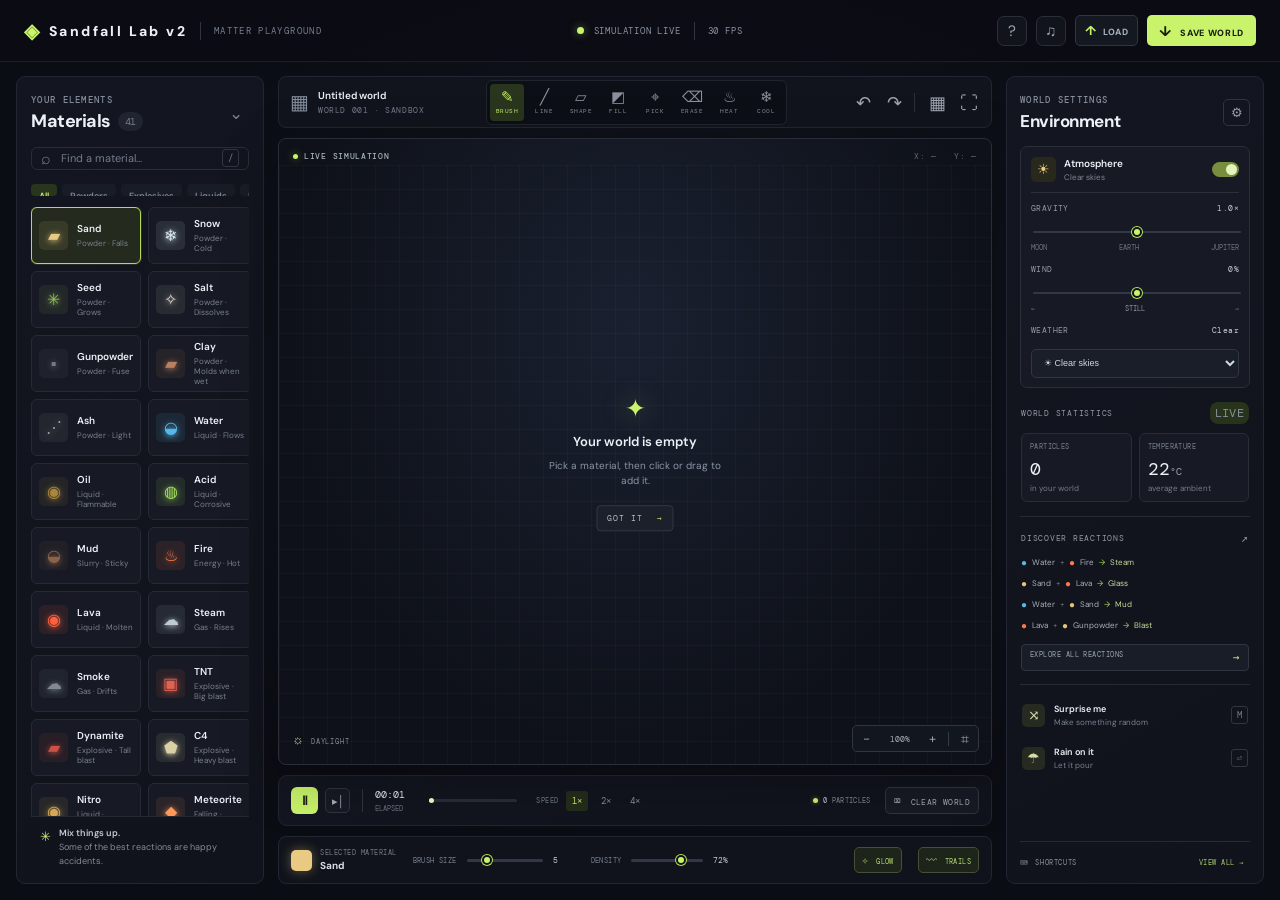
<file: index.html>
<!doctype html>
<html lang="en">
<head>
  <meta charset="utf-8" />
  <meta name="viewport" content="width=device-width,initial-scale=1" />
  <meta name="theme-color" content="#0b0d14" />
  <title>Sandfall Lab v2 — Matter Playground</title>
  <link rel="preconnect" href="https://fonts.googleapis.com" />
  <link rel="preconnect" href="https://fonts.gstatic.com" crossorigin />
  <link href="https://fonts.googleapis.com/css2?family=DM+Mono:wght@400;500&family=DM+Sans:wght@400;500;600;700;800&display=swap" rel="stylesheet" />
  <link rel="stylesheet" href="style.css" />
</head>
<body>
  <div class="app-shell">
    <header class="topbar">
      <a class="brand" href="#" aria-label="Sandfall Lab v2 home"><span class="brand-mark">◈</span><span>Sandfall Lab v2</span><span class="brand-divider"></span><span class="brand-sub">MATTER PLAYGROUND</span></a>
      <div class="top-status"><span class="live-dot"></span><span id="simStatus">SIMULATION LIVE</span><span class="status-divider"></span><span id="fpsReadout">60 FPS</span></div>
      <div class="top-actions">
        <button class="icon-btn" id="helpBtn" title="How to play" aria-label="How to play">?</button>
        <button class="icon-btn" id="soundBtn" title="Toggle sound" aria-label="Toggle sound">♫</button>
        <button class="load-btn" id="loadBtn" title="Load a saved world"><span>↑</span> LOAD</button><button class="save-btn" id="saveBtn"><span>↓</span> SAVE WORLD</button><input id="loadFile" type="file" accept="application/json,.json" hidden />
      </div>
    </header>

    <main class="workspace">
      <aside class="materials-panel panel">
        <div class="panel-heading"><div><div class="eyebrow">YOUR ELEMENTS</div><h1>Materials <span id="materialCount">18</span></h1></div><button class="collapse-btn" title="Materials">⌄</button></div>
        <div class="search-wrap"><span>⌕</span><input id="materialSearch" placeholder="Find a material..." autocomplete="off" /><kbd>/</kbd></div>
        <div class="category-tabs" id="categoryTabs" tabindex="0" aria-label="Scrollable material categories"></div>
        <div class="material-list" id="materialList"></div>
        <div class="material-tip"><span class="tip-icon">✳</span><span><b>Mix things up.</b><br />Some of the best reactions are happy accidents.</span></div>
      </aside>

      <section class="stage-column">
        <div class="stage-toolbar">
          <div class="world-label"><span class="world-icon">▦</span><div><b>Untitled world</b><small id="worldSeed">WORLD 001 · SANDBOX</small></div></div>
          <div class="stage-actions">
            <button class="tool-btn selected" data-tool="brush" title="Brush (B)"><span>✎</span><small>BRUSH</small></button>
            <button class="tool-btn" data-tool="line" title="Line (L)"><span>╱</span><small>LINE</small></button>
            <button class="tool-btn" data-tool="rect" title="Rectangle (R)"><span>▱</span><small>SHAPE</small></button>
            <button class="tool-btn" data-tool="bucket" title="Fill (F)"><span>◩</span><small>FILL</small></button>
            <button class="tool-btn" data-tool="pick" title="Eyedropper (I)"><span>⌖</span><small>PICK</small></button>
            <button class="tool-btn" data-tool="erase" title="Eraser (E)"><span>⌫</span><small>ERASE</small></button>
            <button class="tool-btn" data-tool="heat" title="Heater (H)"><span>♨</span><small>HEAT</small></button>
            <button class="tool-btn" data-tool="cool" title="Cooler (C)"><span>❄</span><small>COOL</small></button>
          </div>
          <div class="stage-utility"><button class="icon-btn subtle" id="undoBtn" title="Undo (Ctrl+Z)">↶</button><button class="icon-btn subtle" id="redoBtn" title="Redo (Ctrl+Y)">↷</button><span class="utility-divider"></span><button class="icon-btn subtle" id="gridBtn" title="Toggle grid">▦</button><button class="icon-btn subtle" id="fullscreenBtn" title="Fullscreen">⛶</button></div>
        </div>

        <div class="canvas-frame" id="canvasFrame">
          <div class="canvas-topline"><span><i class="live-dot"></i> <b>LIVE SIMULATION</b></span><span id="coords">X: — &nbsp; Y: —</span></div>
          <canvas id="world" aria-label="Interactive physics sandbox"></canvas>
          <canvas id="fx"></canvas>
          <div class="canvas-hint" id="canvasHint"><span class="hint-spark">✦</span><b>Your world is empty</b><span>Pick a material, then click or drag to add it.</span><button id="dismissHint">GOT IT <span>→</span></button></div>
          <div class="zoom-control"><button id="zoomOut" aria-label="Zoom out">−</button><span id="zoomLabel">100%</span><button id="zoomIn" aria-label="Zoom in">+</button><span class="zoom-sep"></span><button id="fitBtn" aria-label="Fit to screen">⌗</button></div>
          <div class="canvas-corner">☼ <span>DAYLIGHT</span></div>
        </div>

        <div class="timeline panel">
          <div class="timeline-main">
            <button class="play-btn" id="playBtn" title="Pause simulation (Space)">Ⅱ</button>
            <button class="step-btn" id="stepBtn" title="Step one frame">▸│</button>
            <span class="timeline-divider"></span>
            <div class="time-meta"><b id="timeDisplay">00:00</b><small>ELAPSED</small></div>
            <div class="timeline-track"><div class="timeline-progress" id="timelineProgress"></div><span class="timeline-tick"></span></div>
            <span class="speed-label">SPEED</span><button class="speed-btn active" data-speed="1">1×</button><button class="speed-btn" data-speed="2">2×</button><button class="speed-btn" data-speed="4">4×</button>
          </div>
          <div class="timeline-right"><span class="particle-indicator"><i></i><b id="particleCount">0</b> PARTICLES</span><button class="clear-btn" id="clearBtn"><span>⌧</span> CLEAR WORLD</button></div>
        </div>

        <div class="bottom-bar">
          <div class="selected-material"><span class="material-swatch" id="selectedSwatch"></span><div><small>SELECTED MATERIAL</small><b id="selectedName">Sand</b></div></div>
          <div class="brush-control"><label for="brushSize">BRUSH SIZE</label><input type="range" id="brushSize" min="1" max="18" value="5" /><span id="brushValue">5</span></div>
          <div class="brush-control density-control"><label for="density">DENSITY</label><input type="range" id="density" min="1" max="100" value="72" /><span id="densityValue">72%</span></div>
          <button class="option-chip active" id="glowBtn"><span>✧</span> GLOW</button>
          <button class="option-chip active" id="trailsBtn"><span>〰</span> TRAILS</button>
        </div>
      </section>

      <aside class="inspector-panel panel">
        <div class="panel-heading inspector-heading"><div><div class="eyebrow">WORLD SETTINGS</div><h2>Environment</h2></div><span class="settings-icon">⚙</span></div>
        <div class="environment-card"><div class="env-heading"><span class="env-icon">☀</span><div><b>Atmosphere</b><small>Clear skies</small></div><span class="toggle on" id="atmosphereToggle"><i></i></span></div><div class="env-separator"></div><label class="setting-label">GRAVITY <span id="gravityValue">1.0×</span></label><input type="range" id="gravity" min="0" max="200" value="100" /><div class="range-ends"><span>MOON</span><span>EARTH</span><span>JUPITER</span></div><label class="setting-label wind-label">WIND <span id="windValue">0%</span></label><input type="range" id="wind" min="-100" max="100" value="0" /><div class="wind-ends"><span>←</span><span>STILL</span><span>→</span></div><label class="setting-label weather-label" for="weatherMode">WEATHER <span id="weatherCaption">Clear</span></label><select id="weatherMode" class="weather-select"><option value="clear">☀ Clear skies</option><option value="rain">☂ Rain</option><option value="snow">❄ Snowfall</option><option value="storm">〰 Windstorm</option><option value="heatwave">♨ Heatwave</option><option value="meteor">✦ Meteor shower</option></select></div>

        <div class="inspector-section"><div class="section-title">WORLD STATISTICS <span class="live-pill">LIVE</span></div><div class="stats-grid"><div class="stat-box"><span>PARTICLES</span><b id="statParticles">0</b><small>in your world</small></div><div class="stat-box"><span>TEMPERATURE</span><b><span id="statTemp">22</span><i>°C</i></b><small>average ambient</small></div></div></div>

        <div class="inspector-section reactions-section"><div class="section-title">DISCOVER REACTIONS <span>↗</span></div><div class="reaction-row"><span class="reaction-dot dot-water">●</span><span>Water</span><span class="reaction-plus">+</span><span class="reaction-dot dot-fire">●</span><span>Fire</span><span class="reaction-arrow">→</span><span class="reaction-result">Steam</span></div><div class="reaction-row"><span class="reaction-dot dot-sand">●</span><span>Sand</span><span class="reaction-plus">+</span><span class="reaction-dot dot-fire">●</span><span>Lava</span><span class="reaction-arrow">→</span><span class="reaction-result">Glass</span></div><div class="reaction-row"><span class="reaction-dot dot-water">●</span><span>Water</span><span class="reaction-plus">+</span><span class="reaction-dot dot-sand">●</span><span>Sand</span><span class="reaction-arrow">→</span><span class="reaction-result">Mud</span></div><div class="reaction-row"><span class="reaction-dot dot-fire">●</span><span>Lava</span><span class="reaction-plus">+</span><span class="reaction-dot dot-sand">●</span><span>Gunpowder</span><span class="reaction-arrow">→</span><span class="reaction-result">Blast</span></div><button class="discover-btn" id="reactionsBtn">EXPLORE ALL REACTIONS <span>→</span></button></div>

        <div class="quick-actions"><button id="randomBtn"><span>⤨</span><div><b>Surprise me</b><small>Make something random</small></div><kbd>M</kbd></button><button id="rainBtn"><span>☂</span><div><b>Rain on it</b><small>Let it pour</small></div><kbd>⏎</kbd></button></div>
        <div class="inspector-footer"><span class="keyboard-icon">⌨</span><span>SHORTCUTS</span><button id="shortcutsBtn">VIEW ALL <span>→</span></button></div>
      </aside>
    </main>
    <div class="toast" id="toast"></div>
  </div>
  <div class="modal-backdrop" id="modalBackdrop"><div class="modal panel"><button class="modal-close" id="modalClose">×</button><div class="eyebrow" id="modalEyebrow">A LITTLE GUIDE</div><h2 id="modalTitle">Make a little mess.</h2><div id="modalContent"></div></div></div>
  <script src="app.js"></script>
</body>
</html>
</file>
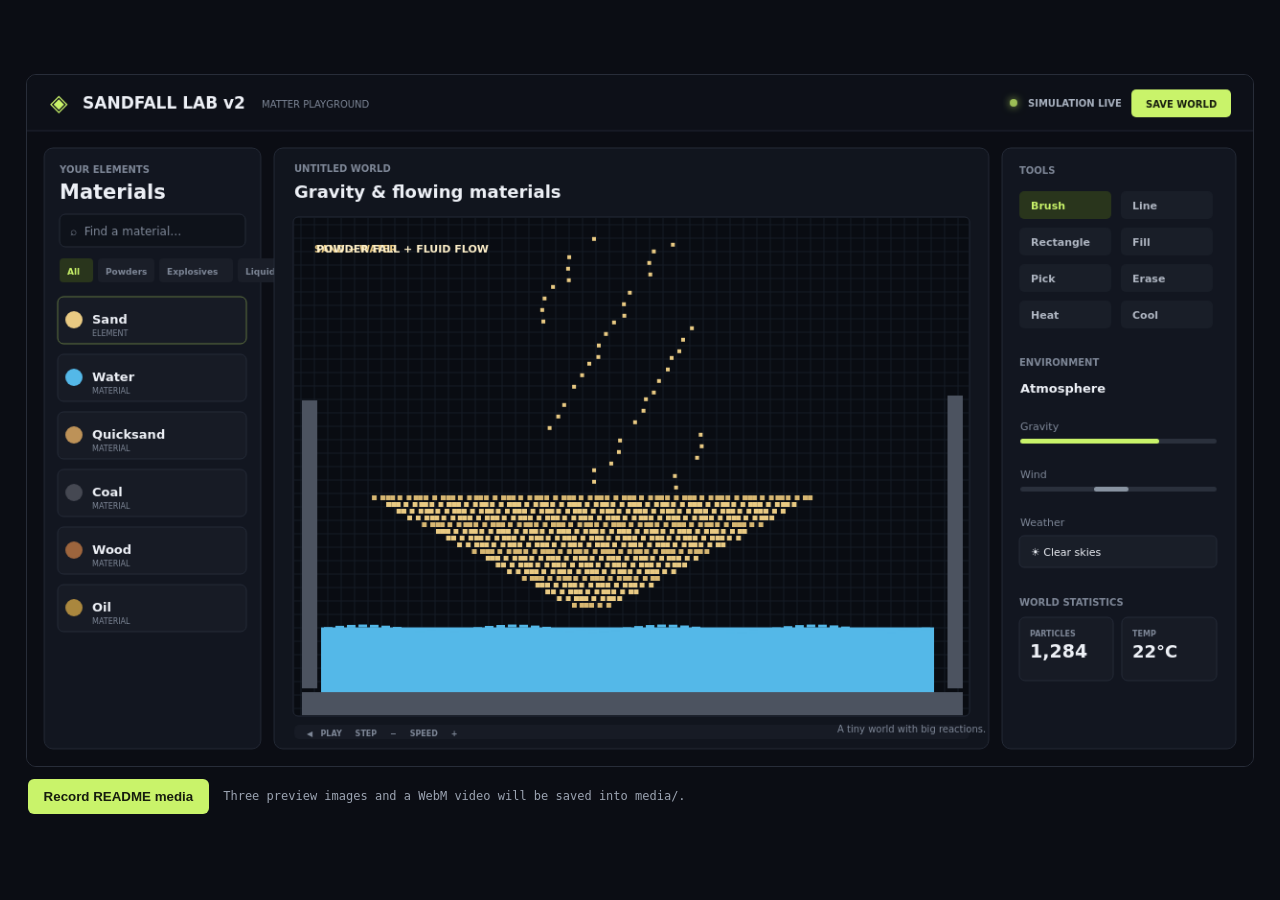
<file: media/generate-media.html>
<!doctype html>
<html lang="en">
<meta charset="utf-8">
<meta name="viewport" content="width=device-width,initial-scale=1">
<title>Sandfall Lab v2 media capture</title>
<style>
  *{box-sizing:border-box}body{margin:0;background:#0b0d14;color:#edf0f6;font:14px system-ui,sans-serif;display:grid;place-items:center;min-height:100vh}main{width:min(96vw,1280px)}canvas{width:100%;height:auto;border:1px solid #282d39;border-radius:10px;display:block}footer{display:flex;align-items:center;gap:14px;padding:12px 2px;color:#9ba3b1}button{background:#c9f36a;border:0;border-radius:6px;padding:10px 16px;font-weight:800;color:#171d0e;cursor:pointer}#status{font:12px ui-monospace,monospace}
</style>
<main>
  <canvas id="preview" width="1280" height="720" aria-label="Sandfall Lab animated preview"></canvas>
  <footer><button id="record">Record README media</button><span id="status">Three preview images and a WebM video will be saved into media/.</span></footer>
</main>
<script>
(() => {
  const canvas=document.querySelector('#preview'),ctx=canvas.getContext('2d'),status=document.querySelector('#status');
  const colors={bg:'#0b0d14',panel:'#121620',line:'#262c39',muted:'#7e8797',text:'#edf0f6',lime:'#c9f36a',sand:'#e9ca83',water:'#54b8e8',lava:'#ff613e',copper:'#d18b65'};
  const W=canvas.width,H=canvas.height, saved=new Set();let startTime=performance.now(),recording=false,recorder=null,chunks=[];
  const rand=(n)=>Math.random()*n;
  function roundRect(x,y,w,h,r,fill,stroke){ctx.beginPath();ctx.roundRect(x,y,w,h,r);if(fill){ctx.fillStyle=fill;ctx.fill()}if(stroke){ctx.strokeStyle=stroke;ctx.stroke()}}
  function text(s,x,y,size=13,color=colors.text,weight=500){ctx.fillStyle=color;ctx.font=`${weight} ${size}px system-ui,sans-serif`;ctx.fillText(s,x,y)}
  function glow(x,y,r,color,alpha){ctx.save();ctx.globalAlpha=alpha;ctx.shadowBlur=r*2;ctx.shadowColor=color;ctx.fillStyle=color;ctx.beginPath();ctx.arc(x,y,r,0,Math.PI*2);ctx.fill();ctx.restore()}
  function drawShell(stage,t){
    ctx.fillStyle=colors.bg;ctx.fillRect(0,0,W,H);
    ctx.fillStyle='#0d1018';ctx.fillRect(0,0,W,58);ctx.strokeStyle='#222735';ctx.beginPath();ctx.moveTo(0,58);ctx.lineTo(W,58);ctx.stroke();
    text('◈',24,37,24,colors.lime,700);text('SANDFALL LAB v2',58,35,17,colors.text,800);text('MATTER PLAYGROUND',245,34,10,colors.muted,500);
    glow(1030,29,4,colors.lime,.7);text('SIMULATION LIVE',1045,33,10,'#a8b1bf',600);roundRect(1153,15,104,29,5,colors.lime);text('SAVE WORLD',1168,34,10,'#171d0e',800);
    roundRect(18,76,226,626,9,colors.panel,colors.line);text('YOUR ELEMENTS',34,102,10,colors.muted,700);text('Materials',34,129,21,colors.text,750);roundRect(34,145,194,34,6,'#0e121a',colors.line);text('⌕  Find a material…',45,167,12,colors.muted);
    let tabs=['All','Powders','Explosives','Liquids','Energy','Nature','Life','Solids','Electrical'],tx=34;
    for(const tab of tabs){const tw=tab.length*6+17;roundRect(tx,191,tw,25,4,tx===34?'#29351c':'#1a1e28',null);text(tab,tx+8,208,9,tx===34?colors.lime:colors.muted,600);tx+=tw+5;if(tx>226)break}
    const mats=stage===2?['Copper','Battery','Light','Magnet','Glowstone','Metal']:stage===1?['Water','Lava','Obsidian','Steam','Sand','Fire']:['Sand','Water','Quicksand','Coal','Wood','Oil'];
    mats.forEach((m,k)=>{let y=231+k*60;roundRect(32,y,197,49,6,'#171b25',k===0?'#617541':colors.line);ctx.fillStyle=({Sand:colors.sand,Water:colors.water,Quicksand:'#bd9258',Coal:'#454852',Wood:'#9d653d',Oil:'#aa873e',Lava:colors.lava,Obsidian:'#77658f',Steam:'#bfcbd4',Fire:'#ff794b',Copper:colors.copper,Battery:'#b9d958',Light:'#ffe28a',Magnet:'#e36872',Glowstone:'#70cbb5',Metal:'#abb5c5'})[m]||colors.lime;ctx.beginPath();ctx.arc(49,y+24,9,0,Math.PI*2);ctx.fill();text(m,68,y+28,13,colors.text,650);text(k===0?'ELEMENT':'MATERIAL',68,y+41,8,colors.muted,500)});
    roundRect(258,76,746,626,9,'#11151e',colors.line);roundRect(1018,76,244,626,9,colors.panel,colors.line);
    text('UNTITLED WORLD',279,101,10,colors.muted,700);text(stage===0?'Gravity & flowing materials':stage===1?'Material reactions': 'Electrical circuits',279,128,18,colors.text,750);
    roundRect(278,148,706,520,5,'#090c12','#252b38');
    // Subtle square grid mirrors the simulator's pixel canvas.
    ctx.save();ctx.beginPath();ctx.rect(279,149,704,518);ctx.clip();ctx.strokeStyle='#171c27';ctx.lineWidth=1;
    for(let x=286;x<984;x+=14){ctx.beginPath();ctx.moveTo(x,149);ctx.lineTo(x,667);ctx.stroke()}for(let y=156;y<667;y+=14){ctx.beginPath();ctx.moveTo(279,y);ctx.lineTo(983,y);ctx.stroke()}ctx.restore();
    text(stage===0?'SAND + WATER':stage===1?'LAVA + WATER → OBSIDIAN + STEAM':'BATTERY → COPPER → LIGHT',300,185,10,stage===0?colors.sand:stage===1?colors.lava:'#d9ed84',750);
    text('TOOLS',1036,103,10,colors.muted,700);['Brush','Line','Rectangle','Fill','Pick','Erase','Heat','Cool'].forEach((v,k)=>{let x=1036+(k%2)*106,y=121+Math.floor(k/2)*38;roundRect(x,y,96,29,5,k===0?'#29351c':'#191e28',null);text(v,x+12,y+19,11,k===0?colors.lime:'#afb6c2',600)});
    text('ENVIRONMENT',1036,303,10,colors.muted,700);text('Atmosphere',1037,331,13,colors.text,650);text('Gravity',1037,370,11,colors.muted);roundRect(1037,379,205,5,3,'#2a303c');roundRect(1037,379,stage===0?145:115,5,3,colors.lime);text('Wind',1037,420,11,colors.muted);roundRect(1037,429,205,5,3,'#2a303c');roundRect(1114,429,36,5,3,'#8893a1');text('Weather',1037,470,11,colors.muted);roundRect(1036,480,206,33,5,'#191e28',colors.line);text(stage===0?'☀ Clear skies':'〰 Windstorm',1048,501,11,colors.text,500);
    text('WORLD STATISTICS',1036,553,10,colors.muted,700);roundRect(1036,565,98,66,6,'#171b25',colors.line);roundRect(1143,565,99,66,6,'#171b25',colors.line);text('PARTICLES',1047,585,8,colors.muted,700);text('1,284',1047,607,19,colors.text,750);text('TEMP',1154,585,8,colors.muted,700);text(stage===1?'680°C':'22°C',1154,607,18,colors.text,750);
    roundRect(279,677,705,15,5,'#171b25');text('◀   PLAY     STEP     −     SPEED     +',292,689,8,colors.muted,600);
  }
  function drawPhysics(stage,t){
    const left=279,top=149,right=983,bottom=667;ctx.save();ctx.beginPath();ctx.rect(left,top,right-left,bottom-top);ctx.clip();
    // Stone-lined basin.
    ctx.fillStyle='#4c5360';ctx.fillRect(left+8,bottom-24,690,24);ctx.fillRect(left+8,top+190,16,300);ctx.fillRect(left+682,top+185,16,305);
    if(stage===0){
      ctx.fillStyle=colors.water;const waterY=bottom-93+Math.sin(t*2)*2;ctx.fillRect(left+28,waterY,640,bottom-waterY-24);
      for(let x=left+31;x<left+666;x+=12){const y=waterY+Math.sin(t*3+x*.04)*3;ctx.fillStyle=x%3?'#54b8e8':'#93e5ff';ctx.fillRect(x,y,9,3)}
      // Sand falling and the mound grows in layers.
      for(let row=0;row<17;row++){let width=42+row*26,yy=bottom-117-row*7;for(let x=left+310-width/2;x<left+310+width/2;x+=7){ctx.fillStyle=row%4===0?'#d7b772':colors.sand;ctx.fillRect(x+Math.sin(x*.2+row)*2,yy,5,5)}}
      for(let k=0;k<45;k++){let x=left+255+((k*61)%170)+Math.sin(t*2+k)*4;let y=top+15+((t*80+k*37)%265);ctx.fillStyle=colors.sand;ctx.fillRect(x,y,4,4)}
      text('POWDER FALL + FLUID FLOW',left+23,top+36,11,'#fff1cb',800);
    } else if(stage===1){
      // Blue pool, falling molten stream and a steamy contact plume.
      const waterY=bottom-104;ctx.fillStyle=colors.water;ctx.fillRect(left+26,waterY,644,80);
      for(let x=left+30;x<left+665;x+=12)ctx.fillRect(x,waterY+Math.sin(x*.09+t*3)*3,9,3);
      ctx.fillStyle=colors.lava;ctx.beginPath();ctx.moveTo(left+505,top+16);ctx.bezierCurveTo(left+520,top+110,left+490,top+190,left+515,waterY+12);ctx.lineTo(left+541,waterY+12);ctx.bezierCurveTo(left+528,top+190,left+552,top+110,left+539,top+16);ctx.closePath();ctx.fill();
      for(let row=0;row<5;row++)for(let x=left+445+row*12;x<left+572-row*12;x+=11){ctx.fillStyle=['#40384b','#57496a','#675779'][row%3];ctx.fillRect(x,bottom-24-row*8,9,7)}
      for(let k=0;k<42;k++){let x=left+519+Math.sin(t*2.2+k*2)*((k%9)+3),y=waterY-8-((t*42+k*21)%135);ctx.globalAlpha=.65-(y<top+25?.3:0);ctx.fillStyle=k%3?'#d3e4ef':'#fff3c1';ctx.beginPath();ctx.arc(x,y,2+(k%3),0,Math.PI*2);ctx.fill()}ctx.globalAlpha=1;
      for(let k=0;k<22;k++){let x=left+520+Math.cos(t*5+k)*((k%10)+4),y=waterY+rand(19)-4;glow(x,y,2,colors.lava,.8)}
      text('HEAT TRANSFORMS MATTER',left+23,top+36,11,'#ffe2c2',800);
    } else {
      // Circuit built from battery, copper cells and glowing light cells.
      const by=top+285,bx=left+92;roundRect(bx,by-44,92,90,8,'#293322','#9fb452');text('BATTERY',bx+13,by-20,10,'#e9ffab',800);text('POWER',bx+20,by+15,10,'#c9f36a',700);text('+',bx+68,by-30,15,'#f3ffd6',800);text('−',bx+69,by+38,15,'#f3ffd6',800);
      ctx.strokeStyle=colors.copper;ctx.lineWidth=9;ctx.lineCap='round';ctx.beginPath();ctx.moveTo(bx+92,by-23);ctx.lineTo(left+390,by-23);ctx.lineTo(left+390,by+47);ctx.lineTo(left+524,by+47);ctx.stroke();ctx.lineWidth=2;ctx.strokeStyle='#ffd5b2';ctx.stroke();
      let pulse=.72+.22*Math.sin(t*4);glow(left+578,by+47,62,'#ffd65e',.13*pulse);glow(left+578,by+47,33,'#ffd65e',.25*pulse);
      ctx.fillStyle='#ffe18a';ctx.beginPath();ctx.arc(left+578,by+47,18,0,Math.PI*2);ctx.fill();ctx.fillStyle='#fff7d2';ctx.beginPath();ctx.arc(left+578,by+47,10,0,Math.PI*2);ctx.fill();ctx.fillStyle='#7c8791';ctx.fillRect(left+569,by+67,18,14);ctx.fillRect(left+565,by+80,26,7);
      ctx.fillStyle='#d8e889';ctx.font='700 12px system-ui';ctx.fillText('POWERED LIGHT',left+515,by+116);
      for(let k=0;k<18;k++){let a=k*Math.PI/9+t*.35;let r=36+(k%3)*5;ctx.globalAlpha=.3+.5*Math.abs(Math.sin(t*3+k));ctx.fillStyle='#fff2a3';ctx.fillRect(left+578+Math.cos(a)*r,by+47+Math.sin(a)*r,3,3)}ctx.globalAlpha=1;
      text('CONNECT BATTERY + COPPER + LIGHT',left+23,top+36,11,'#f4f7c7',800);
    }
    // Small live particle highlights across chapters.
    ctx.restore();
  }
  function draw(){let t=(performance.now()-startTime)/1000,stage=Math.min(2,Math.floor(t/6));drawShell(stage,t);drawPhysics(stage,t);text('A tiny world with big reactions.',846,685,10,colors.muted,500);}
  function saveImage(name){return new Promise(resolve=>canvas.toBlob(async blob=>{try{const r=await fetch('/__capture/'+name,{method:'POST',body:blob});resolve(r.ok)}catch{resolve(false)}},'image/png'))}
  function tick(){draw();let t=(performance.now()-startTime)/1000;for(const [at,name] of [[3,'overview.png'],[9,'reactions.png'],[15,'circuits.png']])if(t>=at&&!saved.has(name)){saved.add(name);saveImage(name)}requestAnimationFrame(tick)}
  tick();
  async function beginRecording(){
    if(recording)return;recording=true;startTime=performance.now();saved.clear();chunks=[];
    try{
      const stream=canvas.captureStream(30),mime=MediaRecorder.isTypeSupported('video/webm;codecs=vp9')?'video/webm;codecs=vp9':'video/webm';
      recorder=new MediaRecorder(stream,{mimeType:mime,videoBitsPerSecond:2400000});
      recorder.ondataavailable=e=>{if(e.data.size)chunks.push(e.data)};
      recorder.onerror=()=>{status.textContent='The browser could not encode this demo video.';recording=false;stream.getTracks().forEach(x=>x.stop())};
      recorder.onstop=async()=>{const blob=new Blob(chunks,{type:'video/webm'});try{const r=await fetch('/__capture/sandfall-lab-demo.webm',{method:'POST',body:blob});status.textContent=r.ok?'Saved video and preview images in media/.':'Video save failed. Check the local capture server.'}catch{status.textContent='Could not save the video. Keep this page open and try again.'}stream.getTracks().forEach(x=>x.stop());recording=false};
      recorder.start(500);status.textContent='Recording the material showcase…';setTimeout(()=>{if(recorder?.state==='recording')recorder.stop()},19000);
    }catch(error){status.textContent=`Video capture failed: ${error.message}`;recording=false;}
  }
  document.querySelector('#record').addEventListener('click',beginRecording);
  setTimeout(beginRecording,1200);
})();
</script>
</html>
</file>
<file: style.css>
:root{color-scheme:dark;--bg:#0b0d14;--panel:#11141d;--panel2:#151925;--line:#222735;--muted:#707889;--text:#edf0f6;--lime:#c9f36a;--lime2:#a8d841;--mono:'DM Mono',monospace;--sans:'DM Sans',sans-serif}*{box-sizing:border-box}body{margin:0;background:var(--bg);color:var(--text);font-family:var(--sans);font-size:13px;overflow:hidden}button,input{font:inherit}button{color:inherit;border:0;cursor:pointer}button:focus-visible,input:focus-visible{outline:2px solid var(--lime);outline-offset:2px}.app-shell{height:100vh;min-height:650px;display:flex;flex-direction:column;background:radial-gradient(ellipse at 52% 45%,#131722 0,#0b0d14 66%)}.topbar{height:62px;flex:0 0 62px;border-bottom:1px solid #1b1e28;display:flex;align-items:center;padding:0 24px;justify-content:space-between;background:rgba(11,13,20,.84)}.brand{display:flex;align-items:center;gap:10px;text-decoration:none;color:var(--text);font-size:14px;font-weight:800;letter-spacing:2.4px}.brand-mark{font-size:20px;color:var(--lime);letter-spacing:0}.brand-divider,.status-divider{height:18px;border-left:1px solid #313542;margin:0 3px}.brand-sub{font-family:var(--mono);font-size:9px;color:#767e8d;font-weight:400;letter-spacing:1.35px}.top-status{display:flex;align-items:center;gap:10px;font-family:var(--mono);font-size:9px;letter-spacing:.8px;color:#8b93a1}.live-dot{width:7px;height:7px;background:var(--lime);display:inline-block;border-radius:100%;box-shadow:0 0 9px #b8ef5480}.top-actions{display:flex;gap:9px;align-items:center}.icon-btn{width:30px;height:30px;border:1px solid #2a2e39;background:#11141b;border-radius:7px;color:#a0a7b4;font-size:15px;display:grid;place-items:center}.icon-btn:hover{border-color:#606a78;color:white}.save-btn{height:31px;padding:0 12px;border-radius:5px;background:var(--lime);color:#171d0e;font-size:9px;font-weight:800;letter-spacing:.65px}.save-btn span{font-size:14px;margin-right:5px}.workspace{min-height:0;flex:1;display:grid;grid-template-columns:248px minmax(450px,1fr) 258px;gap:14px;padding:14px 16px 16px}.panel{background:linear-gradient(150deg,#131620,#10131b);border:1px solid #222632;border-radius:9px}.materials-panel,.inspector-panel{min-height:0;position:relative;overflow:hidden}.materials-panel{display:flex;flex-direction:column;padding:17px 14px 13px}.panel-heading{display:flex;justify-content:space-between;align-items:center;margin-bottom:15px}.eyebrow{font-family:var(--mono);font-size:9px;color:#858d9c;letter-spacing:1.3px;font-weight:500}h1,h2{margin:6px 0 0;font-size:18px;line-height:1.1;letter-spacing:-.45px}.panel-heading h1 span{font:10px var(--mono);color:#757d8b;background:#202430;border-radius:10px;padding:3px 7px;vertical-align:2px;margin-left:3px}.collapse-btn{background:none;color:#77808e;font-size:17px}.search-wrap{height:34px;display:flex;align-items:center;gap:8px;border:1px solid #282d39;border-radius:6px;padding:0 9px;color:#747e8e;margin-bottom:14px}.search-wrap>span{font-size:16px}.search-wrap input{min-width:0;flex:1;color:#e1e5eb;background:none;border:0;outline:0;font-size:11px}.search-wrap input::placeholder{color:#737c8b}.search-wrap kbd,.quick-actions kbd{font:9px var(--mono);color:#747c8c;border:1px solid #303541;border-radius:3px;padding:2px 5px}.category-tabs{display:flex;gap:5px;overflow:auto;scrollbar-width:none;margin-bottom:11px;padding-bottom:1px}.category-tabs::-webkit-scrollbar,.material-list::-webkit-scrollbar{display:none}.category-tab{flex:0 0 auto;padding:6px 8px;border-radius:4px;background:#181c26;color:#818999;font-size:9px;font-weight:600}.category-tab.active{background:#29351c;color:var(--lime)}.material-list{overflow:auto;min-height:0;display:grid;grid-template-columns:1fr 1fr;align-content:start;gap:7px;padding-bottom:10px;scrollbar-width:thin;scrollbar-color:#333846 transparent}.material-card{height:57px;border-radius:6px;background:#171a24;border:1px solid #252a36;display:flex;align-items:center;gap:9px;padding:7px;text-align:left;transition:.15s;position:relative}.material-card:hover{background:#1d2230;border-color:#434b58;transform:translateY(-1px)}.material-card.selected{border-color:#b2dc58;background:#242b1e;box-shadow:0 0 0 1px #9fc84a22}.material-icon{width:29px;height:29px;border-radius:5px;display:grid;place-items:center;font-size:16px;background:#252935;flex-shrink:0;text-shadow:0 1px 6px currentColor}.material-card span:last-child{min-width:0}.material-card b{display:block;font-size:10px;white-space:nowrap;overflow:hidden;text-overflow:ellipsis;font-weight:600}.material-card small{display:block;color:#77808e;font-size:8px;margin-top:3px}.material-tip{margin-top:auto;padding:10px 9px 1px;border-top:1px solid #242833;display:flex;gap:8px;color:#838b98;font-size:9px;line-height:1.55}.material-tip b{color:#c5cad2;font-weight:600}.tip-icon{color:var(--lime);font-size:13px}.stage-column{display:flex;flex-direction:column;min-width:0;gap:10px}.stage-toolbar{height:52px;flex:0 0 52px;background:#11141c;border:1px solid #222632;border-radius:8px;display:flex;align-items:center;padding:0 11px;gap:14px}.world-label{display:flex;align-items:center;gap:9px;min-width:143px}.world-icon{font-size:20px;color:#858d9b}.world-label b{display:block;font-size:10px;font-weight:600}.world-label small{display:block;font:8px var(--mono);letter-spacing:.6px;color:#737c8b;margin-top:3px}.stage-actions{display:flex;gap:3px;padding:3px;background:#0c0f15;border:1px solid #20242e;border-radius:6px;margin:auto}.tool-btn{width:47px;height:37px;background:transparent;color:#89919f;border-radius:4px;display:flex;align-items:center;justify-content:center;flex-direction:column;gap:1px}.tool-btn>span{font-size:15px;line-height:17px}.tool-btn small{font:7px var(--mono);letter-spacing:.5px}.tool-btn:hover{background:#1c202a;color:#e6e9ef}.tool-btn.selected{background:#29351d;color:var(--lime)}.stage-utility{display:flex;align-items:center;gap:4px}.icon-btn.subtle{width:27px;height:27px;background:transparent;border-color:transparent;font-size:18px}.icon-btn.subtle:disabled{opacity:.3;cursor:default}.utility-divider{height:19px;border-left:1px solid #2b303b;margin:0 3px}.canvas-frame{flex:1;min-height:150px;position:relative;overflow:hidden;border:1px solid #2a2d36;border-radius:8px;background-color:#0c0f16;background-image:radial-gradient(ellipse at 50% 30%,#1a2030 0,#0e1119 70%);box-shadow:0 15px 55px #0004}.canvas-frame:before{content:"";position:absolute;inset:26px 0 0;background-image:linear-gradient(#c8d2e008 1px,transparent 1px),linear-gradient(90deg,#c8d2e008 1px,transparent 1px);background-size:24px 24px;pointer-events:none;z-index:0}.canvas-frame.grid-off:before{display:none}.canvas-topline{position:absolute;z-index:4;left:14px;right:14px;top:12px;display:flex;justify-content:space-between;pointer-events:none;font:8px var(--mono);letter-spacing:.7px;color:#737e8d}.canvas-topline>span:first-child{display:flex;align-items:center;gap:6px}.canvas-topline .live-dot{width:5px;height:5px}.canvas-topline b{color:#aab3be;font-weight:500}.canvas-topline #coords{color:#606a7a}.canvas-frame canvas{position:absolute;inset:27px 0 0;width:100%;height:calc(100% - 27px);image-rendering:pixelated;touch-action:none}.canvas-frame #fx{z-index:2;pointer-events:none}.canvas-frame #world{z-index:1;cursor:crosshair}.canvas-hint{position:absolute;z-index:3;top:50%;left:50%;transform:translate(-50%,-43%);display:flex;flex-direction:column;align-items:center;gap:8px;min-width:205px;pointer-events:none;text-align:center}.canvas-hint.hidden{display:none}.hint-spark{font-size:25px;color:var(--lime);filter:drop-shadow(0 0 13px #b9ef6580)}.canvas-hint b{font-size:13px;font-weight:600}.canvas-hint>span:nth-of-type(2){color:#8c95a4;font-size:10px;line-height:1.55;max-width:192px}.canvas-hint button{margin-top:8px;background:#1b202a;border:1px solid #303744;border-radius:4px;color:#b4bdc9;padding:7px 10px;font:8px var(--mono);letter-spacing:1px;pointer-events:auto}.canvas-hint button span{color:var(--lime);margin-left:8px}.zoom-control{position:absolute;z-index:4;bottom:12px;right:12px;display:flex;align-items:center;height:27px;border:1px solid #303542;border-radius:5px;background:#131720e8;overflow:hidden}.zoom-control button{height:26px;width:27px;background:transparent;color:#9ba4b1;font-size:13px}.zoom-control button:hover{color:var(--lime);background:#222834}.zoom-control span{font:8px var(--mono);color:#aab2bd;min-width:39px;text-align:center}.zoom-control .zoom-sep{height:14px;min-width:0;border-left:1px solid #343a46;margin:0 2px}.zoom-control button:last-child{font-size:14px}.canvas-corner{position:absolute;bottom:16px;left:13px;color:#cbeb88;font-size:13px}.canvas-corner span{font:7px var(--mono);letter-spacing:.8px;color:#818b98;margin-left:4px}.timeline{height:51px;flex:0 0 51px;display:flex;align-items:center;justify-content:space-between;padding:0 12px}.timeline-main,.timeline-right{display:flex;align-items:center;gap:7px}.play-btn{width:27px;height:27px;border-radius:6px;background:var(--lime);color:#1a200f;font-size:12px;font-weight:bold}.step-btn{width:25px;height:25px;border:1px solid #303541;border-radius:5px;background:#171a24;color:#a7aebb;font-size:11px}.timeline-divider{height:23px;border-left:1px solid #303541;margin:0 5px}.time-meta{min-width:39px}.time-meta b{display:block;font:10px var(--mono);font-weight:400}.time-meta small{display:block;margin-top:3px;color:#687180;font:7px var(--mono)}.timeline-track{position:relative;height:3px;width:88px;background:#252a35;border-radius:3px;margin:0 8px}.timeline-progress{height:100%;width:0;background:var(--lime);border-radius:3px}.timeline-tick{position:absolute;width:5px;height:5px;left:0;top:-1px;border-radius:100%;background:#def0b6}.speed-label{font:7px var(--mono);color:#707988;letter-spacing:.5px;margin-left:4px}.speed-btn{padding:4px 6px;color:#858e9d;background:transparent;font:9px var(--mono);border-radius:3px}.speed-btn.active{color:var(--lime);background:#242d1b}.particle-indicator{display:flex;align-items:center;gap:5px;font:7px var(--mono);color:#7f8897;letter-spacing:.3px;white-space:nowrap}.particle-indicator i{display:block;width:5px;height:5px;background:#c9f36a;border-radius:100%;box-shadow:0 0 5px #c9f36a66}.particle-indicator b{color:#c7ced7;font-weight:400}.clear-btn{height:27px;border:1px solid #303541;border-radius:5px;background:#171a24;color:#a0a8b5;font:8px var(--mono);letter-spacing:.4px;padding:0 8px;margin-left:7px;white-space:nowrap}.clear-btn:hover{border-color:#b46767;color:#ffaaaa}.clear-btn span{font-size:12px;margin-right:4px}.bottom-bar{height:48px;flex:0 0 48px;display:flex;align-items:center;gap:16px;background:#10131b;border:1px solid #212631;border-radius:8px;padding:0 12px}.selected-material{display:flex;align-items:center;gap:8px;min-width:105px}.material-swatch{width:21px;height:21px;border-radius:5px;background:#ead18b;box-shadow:0 0 12px #ead18b55}.selected-material small{display:block;color:#737c8c;font:7px var(--mono);letter-spacing:.5px}.selected-material b{display:block;color:#d9dee6;font-size:10px;margin-top:2px}.brush-control{display:flex;align-items:center;gap:8px;min-width:130px}.brush-control label{font:7px var(--mono);letter-spacing:.4px;color:#77808f;white-space:nowrap}.brush-control input{width:76px}.brush-control>span{font:8px var(--mono);color:#c8ced8;width:22px}.density-control{min-width:140px}.density-control input{width:72px}.option-chip{height:26px;border:1px solid #2a303a;border-radius:5px;background:#151922;color:#7d8694;padding:0 7px;font:7px var(--mono);letter-spacing:.4px;white-space:nowrap}.option-chip span{font-size:11px;margin-right:3px}.option-chip.active{border-color:#465034;color:#b5d971;background:#1d2419}.bottom-bar>.option-chip:first-of-type{margin-left:auto}input[type=range]{appearance:none;background:#323846;height:3px;border-radius:4px;accent-color:var(--lime);cursor:pointer}input[type=range]::-webkit-slider-thumb{appearance:none;width:10px;height:10px;border-radius:50%;background:var(--lime);border:2px solid #10131b;box-shadow:0 0 0 1px #b7df5a}input[type=range]::-moz-range-thumb{width:8px;height:8px;border-radius:50%;background:var(--lime);border:2px solid #10131b}.inspector-panel{padding:17px 13px 0;display:flex;flex-direction:column}.inspector-heading{margin-bottom:15px}.inspector-heading h2{font-size:17px}.settings-icon{width:27px;height:27px;border:1px solid #303541;border-radius:5px;display:grid;place-items:center;color:#969eaa;font-size:13px}.environment-card{background:#171a24;border:1px solid #292e3a;border-radius:7px;padding:10px 10px 9px}.env-heading{display:flex;align-items:center;gap:8px}.env-icon{width:25px;height:25px;border-radius:5px;background:#29281d;color:#e9ce75;display:grid;place-items:center;font-size:14px}.env-heading b{display:block;font-size:10px;font-weight:600}.env-heading small{display:block;color:#7e8795;font-size:8px;margin-top:2px}.toggle{margin-left:auto;width:27px;height:15px;border-radius:10px;background:#343b46;display:flex;align-items:center;padding:2px}.toggle i{height:11px;width:11px;background:#89929f;border-radius:100%;transition:.15s}.toggle.on{background:#788d3e}.toggle.on i{margin-left:12px;background:#e4f3bb}.env-separator{border-top:1px solid #2b303c;margin:10px 0}.setting-label{display:flex;justify-content:space-between;font:8px var(--mono);letter-spacing:.4px;color:#929aa7;margin-bottom:7px}.setting-label span{color:#c7ced7}.environment-card input[type=range]{width:100%;height:2px}.range-ends,.wind-ends{display:flex;justify-content:space-between;color:#697281;font:7px var(--mono);margin-top:6px}.wind-label{margin-top:12px}.wind-ends span:nth-child(2){color:#8c95a3}.inspector-section{padding:14px 1px 0}.section-title{font:8px var(--mono);letter-spacing:.75px;color:#9199a6;display:flex;align-items:center;gap:8px}.live-pill{font-size:7px;letter-spacing:.3px;color:#c7ea76;background:#28331b;border-radius:8px;padding:3px 5px}.stats-grid{display:grid;grid-template-columns:1fr 1fr;gap:7px;margin-top:9px}.stat-box{background:#171a24;border:1px solid #282d39;border-radius:6px;padding:8px}.stat-box>span{display:block;color:#75808e;font:7px var(--mono);letter-spacing:.4px}.stat-box>b{display:block;font:18px var(--mono);font-weight:400;margin-top:6px}.stat-box>b i{font-size:10px;color:#9ba4b0;font-style:normal}.stat-box>small{display:block;color:#737c89;font-size:8px;margin-top:2px}.reactions-section{border-top:1px solid #262a35;margin-top:14px;padding-top:13px}.section-title>span:last-child{margin-left:auto;color:#858d9a;font-size:12px}.reaction-row{display:flex;align-items:center;gap:5px;margin-top:10px;color:#a8b0bb;font-size:8px;white-space:nowrap}.reaction-dot{font-size:10px}.dot-water{color:#54b9e6}.dot-fire{color:#ff774d}.dot-sand{color:#e4c47a}.reaction-plus{color:#626b78}.reaction-arrow{color:#a7d94d}.reaction-result{color:#c6db9b;font-size:8px}.reaction-row+.reaction-row{margin-top:8px}.discover-btn{width:100%;height:27px;margin-top:12px;border:1px solid #303541;border-radius:4px;background:#191d27;color:#9ba4b0;text-align:left;padding:0 8px;font:7px var(--mono);letter-spacing:.45px}.discover-btn span{float:right;color:var(--lime);font-size:11px}.quick-actions{margin-top:13px;border-top:1px solid #262a35;padding-top:9px}.quick-actions>button{width:100%;height:43px;display:flex;align-items:center;gap:9px;background:transparent;text-align:left;padding:3px 2px;border-radius:4px}.quick-actions>button:hover{background:#191d27}.quick-actions>button>span{color:#d4dcaa;width:23px;height:23px;display:grid;place-items:center;background:#252b20;border-radius:5px;font-size:14px}.quick-actions b{display:block;font-size:9px;font-weight:600}.quick-actions small{display:block;color:#78818f;font-size:8px;margin-top:2px}.quick-actions kbd{margin-left:auto}.inspector-footer{height:42px;margin-top:auto;border-top:1px solid #262a35;display:flex;align-items:center;gap:7px;color:#8a93a0;font:7px var(--mono);letter-spacing:.6px}.keyboard-icon{font-size:13px}.inspector-footer button{margin-left:auto;background:transparent;color:#a5c76c;font:7px var(--mono);letter-spacing:.5px}.toast{position:fixed;left:50%;bottom:26px;transform:translate(-50%,20px);opacity:0;pointer-events:none;z-index:20;background:#202630;border:1px solid #3b4350;color:#e3e8ed;border-radius:6px;padding:10px 15px;font-size:11px;box-shadow:0 8px 25px #0008;transition:.2s}.toast.show{opacity:1;transform:translate(-50%,0)}.modal-backdrop{position:fixed;inset:0;background:#05070bbb;z-index:30;display:none;align-items:center;justify-content:center;backdrop-filter:blur(5px)}.modal-backdrop.show{display:flex}.modal{width:min(440px,calc(100vw - 32px));padding:25px;position:relative;box-shadow:0 20px 90px #000b}.modal h2{font-size:23px;margin:8px 0 16px}.modal-close{position:absolute;right:14px;top:12px;background:transparent;color:#8c95a2;font-size:22px}.modal-copy{color:#9ca5b1;font-size:11px;line-height:1.7}.modal-grid{display:grid;grid-template-columns:1fr 1fr;gap:8px;margin-top:16px}.modal-item{background:#191d27;border:1px solid #282e3a;padding:10px;border-radius:5px}.modal-item b{display:block;font-size:10px;color:#d9dee5}.modal-item span{display:block;color:#8b95a3;font-size:9px;margin-top:4px}.key-row{display:flex;justify-content:space-between;padding:8px 0;border-bottom:1px solid #282d37;color:#aab2bd;font-size:10px}.key-row kbd{font:9px var(--mono);color:var(--lime);background:#20271a;padding:4px 6px;border-radius:3px}body.fullscreen .workspace{grid-template-columns:210px minmax(400px,1fr) 225px;padding:8px;gap:8px}body.fullscreen .topbar{display:none}body.fullscreen .app-shell{min-height:0}body.fullscreen .materials-panel,body.fullscreen .inspector-panel{padding-left:10px;padding-right:10px}
@media(max-width:1180px){.workspace{grid-template-columns:210px minmax(380px,1fr) 220px;gap:9px;padding:10px}.materials-panel{padding:14px 10px}.inspector-panel{padding:14px 10px 0}.stage-toolbar{gap:6px;padding:0 7px}.world-label{min-width:120px}.tool-btn{width:39px}.bottom-bar{gap:10px;padding:0 8px}.brush-control{min-width:112px}.density-control{min-width:118px}.particle-indicator{display:none}}
@media(max-width:900px){body{overflow:auto}.app-shell{height:auto;min-height:100vh}.workspace{display:grid;grid-template-columns:1fr 220px;grid-template-rows:minmax(520px,65vh) auto;min-height:0}.stage-column{grid-column:1;grid-row:1}.materials-panel{grid-column:2;grid-row:1}.inspector-panel{grid-column:1/-1;grid-row:2;min-height:310px}.bottom-bar{gap:8px}.density-control{display:none}.material-list{grid-template-columns:1fr 1fr}.top-status{display:none}}
@media(max-width:620px){.topbar{padding:0 12px;height:54px;flex-basis:54px}.brand-sub,.brand-divider{display:none}.workspace{display:flex;flex-direction:column;padding:8px;gap:8px}.stage-column{height:67vh;min-height:490px;order:1}.materials-panel{height:auto;max-height:250px;order:2}.inspector-panel{order:3;min-height:330px}.material-list{grid-template-columns:repeat(3,1fr);max-height:112px}.material-tip{display:none}.panel-heading{margin-bottom:9px}.search-wrap{margin-bottom:9px}.category-tabs{margin-bottom:7px}.stage-toolbar{height:47px;flex-basis:47px}.world-label{min-width:0}.world-label small{display:none}.world-icon{display:none}.stage-actions{gap:0}.tool-btn{width:31px;height:34px}.tool-btn small{display:none}.tool-btn>span{font-size:16px}.stage-utility .icon-btn{width:23px}.stage-utility .icon-btn:nth-last-child(2),.stage-utility .utility-divider{display:none}.timeline{padding:0 7px}.timeline-track,.speed-label{display:none}.timeline-main{gap:4px}.timeline-right{gap:0}.clear-btn{margin-left:3px;padding:0 5px;font-size:7px}.bottom-bar{height:auto;flex-basis:auto;min-height:42px;gap:8px;padding:4px 8px}.selected-material{min-width:77px}.selected-material small{font-size:6px}.brush-control{min-width:0;gap:5px}.brush-control label{display:none}.brush-control input{width:54px}.density-control{display:none}.option-chip{padding:0 5px;font-size:6px}.option-chip>span{display:none}.top-actions{gap:5px}.save-btn{padding:0 8px;font-size:8px}.icon-btn{width:27px;height:27px}}
.load-btn{height:31px;padding:0 9px;border:1px solid #303541;border-radius:5px;background:#141821;color:#abb3c0;font-size:9px;font-weight:700;letter-spacing:.55px}.load-btn span{font-size:13px;color:var(--lime);margin-right:4px}.load-btn:hover{border-color:#747e8e;color:white}
.category-tabs{scrollbar-width:thin;scrollbar-color:#586170 #171a24;overflow-x:auto;overflow-y:hidden;overscroll-behavior-x:contain;touch-action:pan-x;scroll-behavior:smooth}.category-tabs::-webkit-scrollbar{display:block!important;height:5px}.category-tabs::-webkit-scrollbar-track{background:#171a24;border-radius:5px}.category-tabs::-webkit-scrollbar-thumb{background:#586170;border-radius:5px}.category-tabs::-webkit-scrollbar-thumb:hover{background:#93a0af}
.weather-label{margin-top:12px}.weather-select{width:100%;height:29px;margin-top:7px;padding:0 8px;border:1px solid #303644;border-radius:5px;background:#1a1e29;color:#d2d8e2;font-size:9px;outline:none}.weather-select:focus{border-color:#a8cb59}.weather-select option{background:#151923;color:#edf0f6}@media(max-width:1180px){.tool-btn{width:32px}.tool-btn small{font-size:6px}.stage-toolbar{gap:4px}.world-label{min-width:100px}.stage-utility{gap:0}}
.inspector-panel{overflow-y:auto;scrollbar-width:thin;scrollbar-color:#3b4350 transparent}@media(max-width:1350px){.tool-btn{width:34px}.tool-btn small{font-size:6px}.world-label{min-width:106px}.stage-toolbar{gap:5px}}
@media(max-width:900px){.tool-btn{width:31px}.tool-btn small{font-size:7px}}@media(max-width:620px){.tool-btn{width:31px}.tool-btn small{display:none}}
</file>
